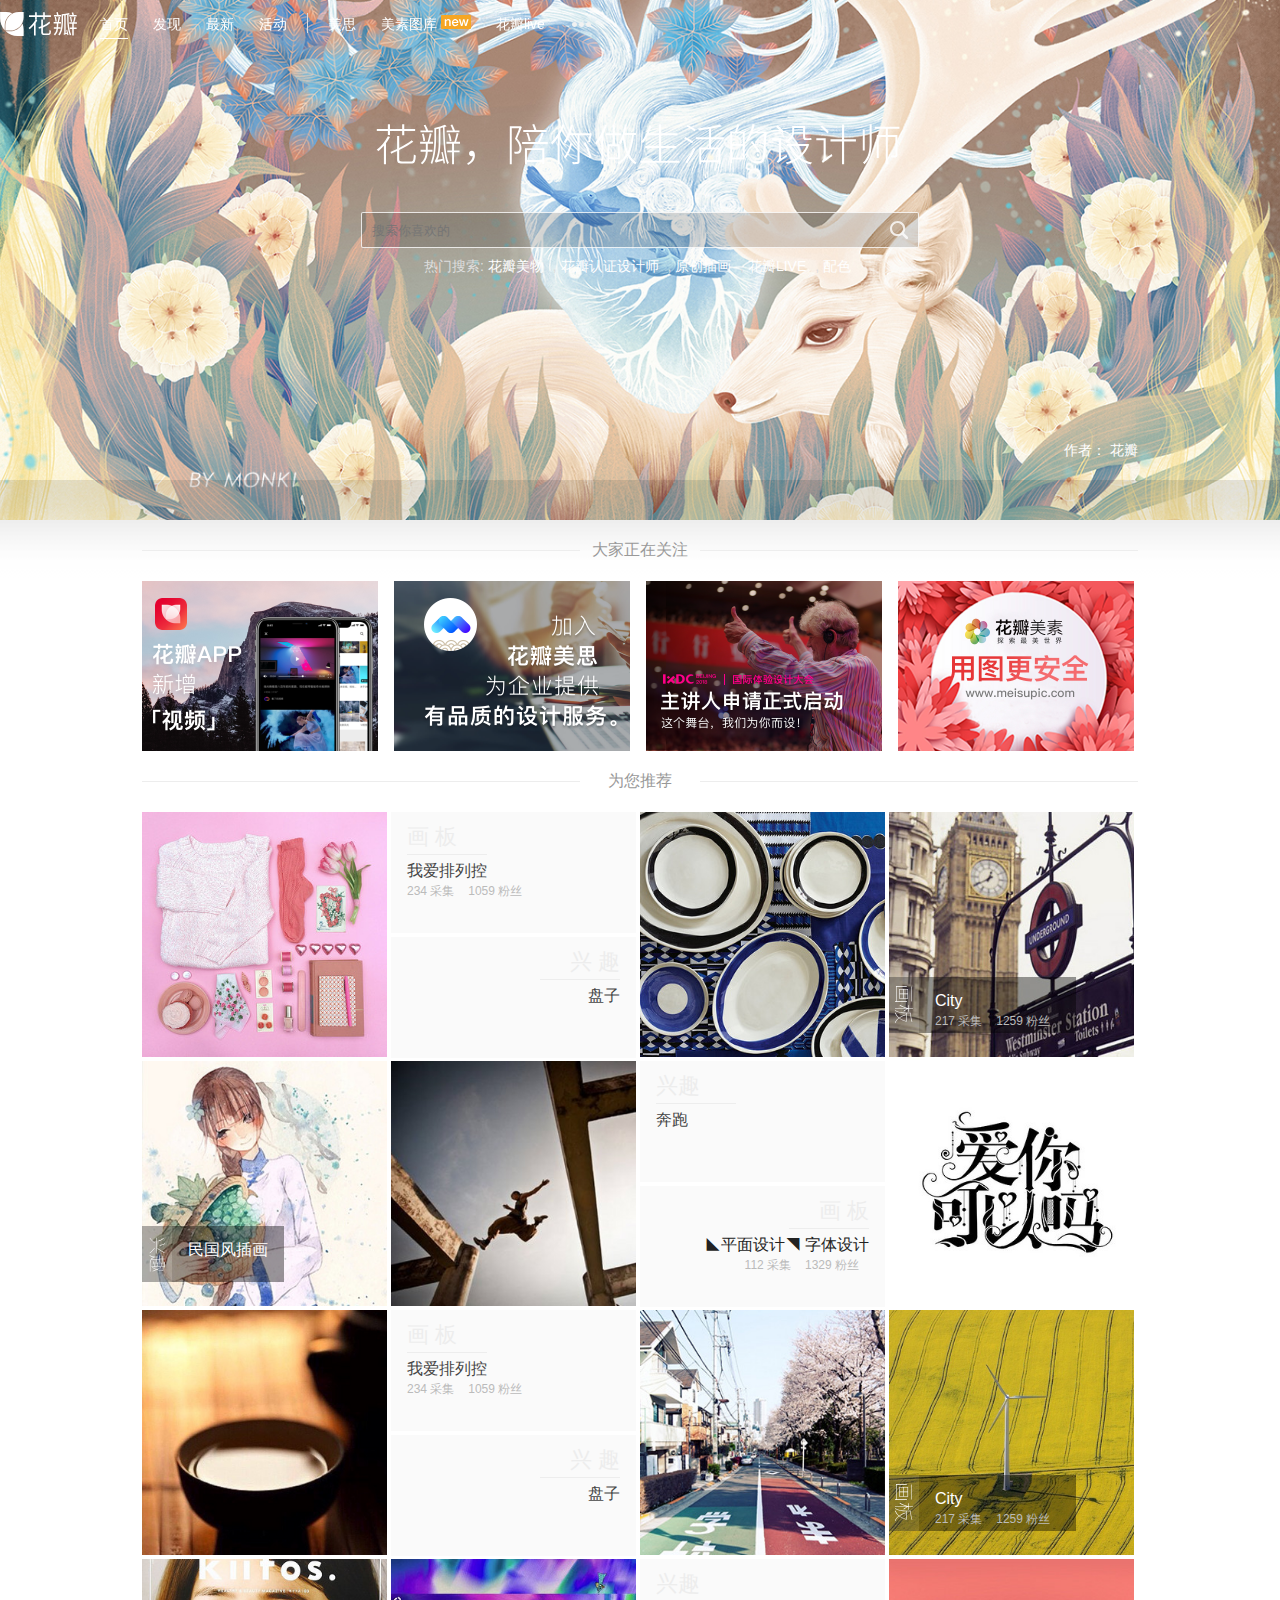
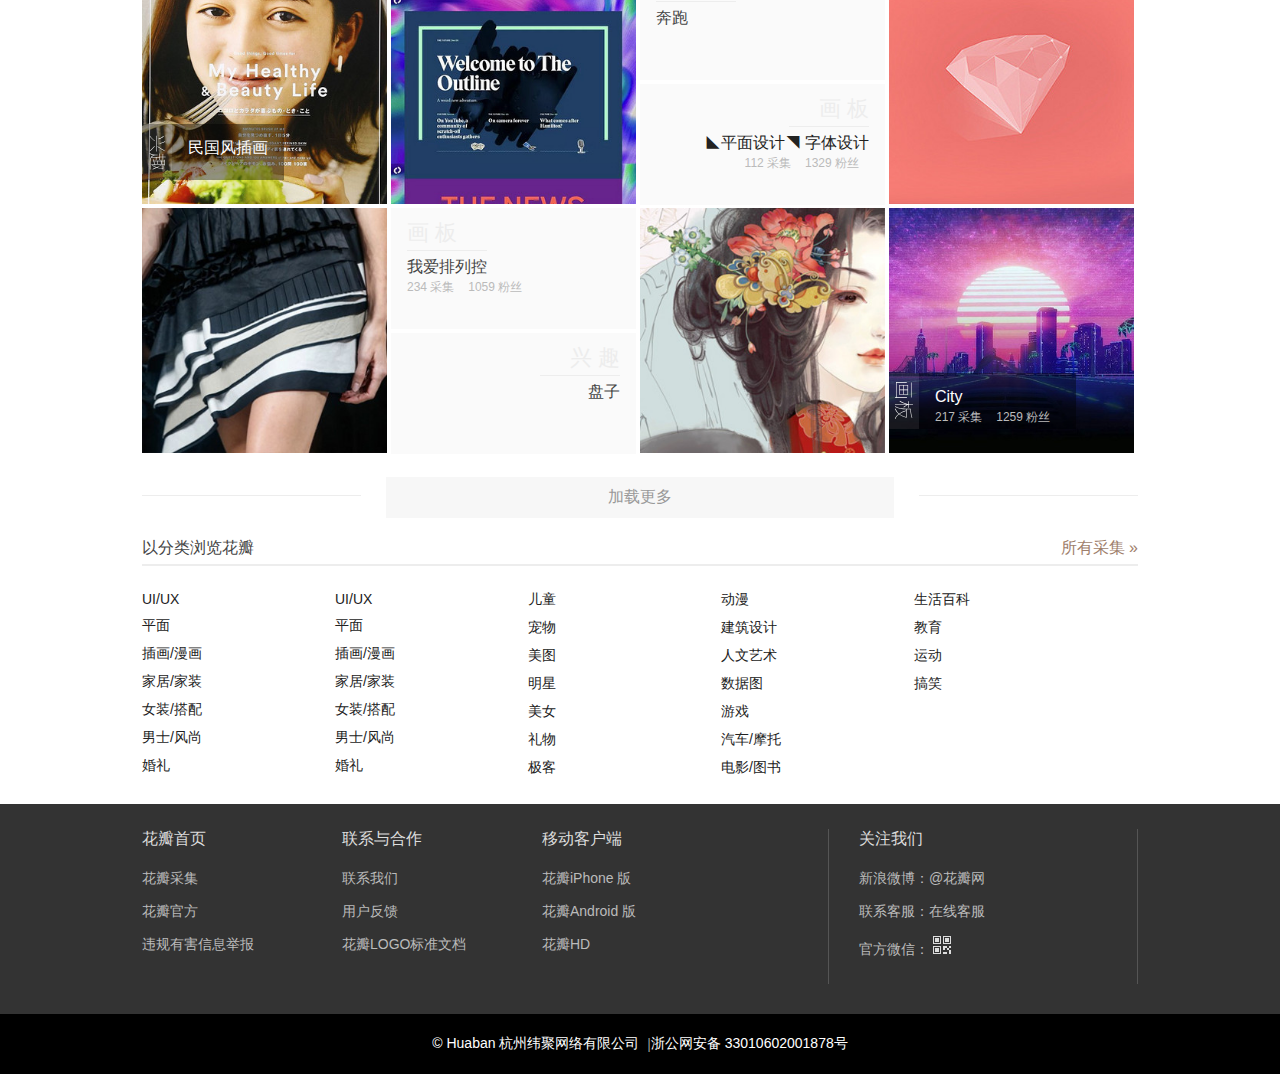
<file: example/huaban/index.html>
<!DOCTYPE html>
<html lang="en">

<head>
    <meta charset="UTF-8">
    <title>花瓣网-仿写</title>
    <link rel="stylesheet" href="./css/index.css">
</head>

<body>
    <div class="page">
        <div class="topbox">
            <div class="banner">
            </div>
            <div class="new-banner center">
                <div class="title"></div>
                <div class="search-box center">
                    <form action="#" method="get">
                        <input type="text" name="" id="" placeholder="搜索你喜欢的">
                        <a href="#" class="go"></a>
                    </form>
                    <div class="search-hint"></div>
                    <div class="hot-words">
                        <span>热门搜索: </span>
                        <a href="#">花瓣美物</a>
                        <span>,</span>
                        <a href="#">花瓣认证设计师</a>
                        <span>,</span>
                        <a href="#">原创插画</a>
                        <span>,</span>
                        <a href="#">花瓣LIVE</a>
                        <span>,</span>
                        <a href="#">配色</a>
                    </div>
                </div>
                <div class="author">
                    <div class="wrapper wrapper-996">
                        <span>作者：</span>
                        <a href="#">花瓣</a>
                    </div>

                </div>
            </div>
            <div class="mask"></div>
            <div id="header" class="top-menu center">
                <div class="leftpart">
                    <a href="/" id="huaban"></a>
                    <a href="#" class="active header-item">首页</a>
                    <a href="#" class="header-item">发现</a>
                    <a href="#" class="header-item">最新</a>
                    <a href="#" class="header-item">活动</a>
                    <a class="header-item cut-off"></a>
                    <a href="#" class="header-item">美思</a>
                    <a href="#" class="header-item">美素图库
                        <img src="./img/em-new.svg" alt="">
                    </a>
                    <a href="#" class="header-item">花瓣live

                    </a>
                    <div class="menu-nav">
                        <div class="header-main-menu">
                            <div class="top-module">
                                <a href="#" class="text app-link meia">教育</a>
                                <a href="#" class="text appl-link">移动应用</a>
                                <a href="#" class="text repin-link">采集工具</a>
                            </div>
                            <div class="middle-module clearfix">
                                <div class="col-1 col">
                                    <a href="" class="category-link">UI/UX</a>
                                    <a href="" class="category-link">平面</a>
                                    <a href="" class="category-link">漫画/插画</a>
                                    <a href="" class="category-link">家具/家装</a>
                                    <a href="" class="category-link">女装/搭配</a>
                                </div>
                                <div class="col-2 col">
                                    <a href="#" class="category-link">男士/风尚</a>
                                    <a href="#" class="category-link">婚礼</a>
                                    <a href="#" class="category-link">工业设计</a>
                                    <a href="#" class="category-link">摄影</a>
                                    <a href="#" class="category-link all-category-link">兴趣/生活 >></a>
                                </div>
                            </div>
                            <div class="bottom-module clearfix">
                                <div class="to-side"></div>
                                <div class="links">
                                    <a href="#">关于</a>
                                    <a href="#">反馈</a>
                                    <a href="#">博客</a>
                                </div>
                            </div>
                        </div>
                    </div>
                </div>
                <div class="rightpart">
                    <a href="" class="btn register">注册</a>
                    <a href="" class="btn login">登录</a>
                </div>
            </div>
        </div>
        <div class="wrapper-996 wrapper">
            <div class="recommend-line">
                <a>大家正在关注</a>
            </div>
            <div class="category-img-box explore-category-image-box" style="font-size:0px;">
                <a href="#" class="category-image">
                    <img src="./img/image1.png" alt="image1">
                </a>
                <a href="#" class="category-image">
                    <img src="./img/image2.png" alt="image2">
                </a>
                <a href="#" class="category-image">
                    <img src="./img/image3.png" alt="image3">
                </a>
                <a href="#" class="category-image">
                    <img src="./img/image4.jpg" alt="image4">
                </a>
            </div>
            <div class="recommend-line">
                <a>为您推荐</a>
            </div>
            <div class="recommend-content">
                <div class="recommend-container-row clearfix">
                    <div class="recommend-box">
                        <a href="#">
                            <img src="./img/image5.jpg" alt="">
                        </a>
                    </div>
                    <div class="recommend-box">
                        <div class="recommend-infobox">
                            <span>画 板</span>
                            <h2>我爱排列控</h2>
                            <p>
                                <span>234 采集</span>
                                <span>1059 粉丝</span>
                            </p>
                        </div>
                        <div class="recommend-infobox" style="text-align: right;">
                            <span>兴 趣</span>
                            <h2>盘子</h2>
                        </div>

                    </div>
                    <div class="recommend-box">
                        <a href="#">
                            <img src="./img/image6.jpg" alt="">
                        </a>
                    </div>
                    <div class="recommend-box">
                        <a href="#">
                            <img src="./img/image7.jpg" alt="">
                        </a>
                        <div class="recommend-infobox big">
                            <div class="recommend-data">

                            </div>
                            <h2>
                                <a href="#">City</a>
                            </h2>
                            <p>
                                <span>217 采集</span>
                                <span>1259 粉丝</span>
                            </p>

                        </div>
                    </div>


                </div>

                <div class="recommend-container-row clearfix">
                    <div class="recommend-box">
                        <a href="#">
                            <img src="./img/image8.jpg" alt="">
                        </a>
                        <div class="recommend-infobox explore">
                            <div class="recommend-data">

                            </div>
                            <h2>
                                <a href="#">民国风插画</a>
                            </h2>

                        </div>
                    </div>

                    <div class="recommend-box">
                        <a href="#">
                            <img src="./img/image9.png" alt="">
                        </a>
                    </div>
                    <div class="recommend-box">
                        <div class="recommend-infobox">
                            <span>兴趣</span>
                            <h2>奔跑</h2>

                        </div>
                        <div class="recommend-infobox" style="text-align: right;">
                            <span>画 板</span>
                            <h2>
                                <a href="#" style="color: #222;">◣平面设计◥ 字体设计</a>
                            </h2>
                            <p>
                                <span>112 采集</span>
                                <span>1329 粉丝</span>
                            </p>
                        </div>

                    </div>
                    <div class="recommend-box">
                        <a href="#">
                            <img src="./img/image9.jpg" alt="">
                        </a>
                    </div>
                </div>

                <div class="recommend-container-row clearfix">
                    <div class="recommend-box">
                        <a href="#">
                            <img src="./img/image10.png" alt="">
                        </a>
                    </div>
                    <div class="recommend-box">
                        <div class="recommend-infobox">
                            <span>画 板</span>
                            <h2>我爱排列控</h2>
                            <p>
                                <span>234 采集</span>
                                <span>1059 粉丝</span>
                            </p>
                        </div>
                        <div class="recommend-infobox" style="text-align: right;">
                            <span>兴 趣</span>
                            <h2>盘子</h2>
                        </div>

                    </div>
                    <div class="recommend-box">
                        <a href="#">
                            <img src="./img/image11.jpg" alt="">
                        </a>
                    </div>
                    <div class="recommend-box">
                        <a href="#">
                            <img src="./img/image12.png" alt="">
                        </a>
                        <div class="recommend-infobox big">
                            <div class="recommend-data">

                            </div>
                            <h2>
                                <a href="#">City</a>
                            </h2>
                            <p>
                                <span>217 采集</span>
                                <span>1259 粉丝</span>
                            </p>

                        </div>
                    </div>

                </div>

                <div class="recommend-container-row clearfix">
                    <div class="recommend-box">
                        <a href="#">
                            <img src="./img/image13.jpg" alt="">
                        </a>
                        <div class="recommend-infobox explore">
                            <div class="recommend-data">

                            </div>
                            <h2>
                                <a href="#">民国风插画</a>
                            </h2>

                        </div>
                    </div>

                    <div class="recommend-box">
                        <a href="#">
                            <img src="./img/image14.jpg" alt="">
                        </a>
                    </div>
                    <div class="recommend-box">
                        <div class="recommend-infobox">
                            <span>兴趣</span>
                            <h2>奔跑</h2>

                        </div>
                        <div class="recommend-infobox" style="text-align: right;">
                            <span>画 板</span>
                            <h2>
                                <a href="#" style="color: #222;">◣平面设计◥ 字体设计</a>
                            </h2>
                            <p>
                                <span>112 采集</span>
                                <span>1329 粉丝</span>
                            </p>
                        </div>

                    </div>
                    <div class="recommend-box">
                        <a href="#">
                            <img src="./img/image15.jpg" alt="">
                        </a>
                    </div>
                </div>

                <div class="recommend-container-row clearfix">
                    <div class="recommend-box">
                        <a href="#">
                            <img src="./img/image16.jpg" alt="">
                        </a>
                    </div>
                    <div class="recommend-box">
                        <div class="recommend-infobox">
                            <span>画 板</span>
                            <h2>我爱排列控</h2>
                            <p>
                                <span>234 采集</span>
                                <span>1059 粉丝</span>
                            </p>
                        </div>
                        <div class="recommend-infobox" style="text-align: right;">
                            <span>兴 趣</span>
                            <h2>盘子</h2>
                        </div>

                    </div>
                    <div class="recommend-box">
                        <a href="#">
                            <img src="./img/image17.jpg" alt="">
                        </a>
                    </div>
                    <div class="recommend-box">
                        <a href="#">
                            <img src="./img/image18.jpg" alt="">
                        </a>
                        <div class="recommend-infobox big">
                            <div class="recommend-data">

                            </div>
                            <h2>
                                <a href="#">City</a>
                            </h2>
                            <p>
                                <span>217 采集</span>
                                <span>1259 粉丝</span>
                            </p>

                        </div>
                    </div>

                </div>
            </div>
            <div class="get-more-line">
                <a href="#">加载更多</a>
            </div>
            <div class="new-index-category"></div>
        </div>

        <div class="wrapper wrapper-996">
            <div class="new-index-category">
                <div class="new-index-category-head clearfix">
                    <div class="title">以分类浏览花瓣</div>
                    <div class="all-pins">
                        <a href="#">所有采集 »</a>
                    </div>
                </div>

            </div>

            <div class="new-index-category-body clearfix">
                <ul class="new-index-category-group">
                    <li class="new-index-category-item">
                        <a href="#">UI/UX</a>
                    </li>
                    <li class="new-index-category-item">
                        <a href="#">平面</a>
                    </li>
                    <li class="new-index-category-item">
                        <a href="#">插画/漫画</a>
                    </li>
                    <li class="new-index-category-item">
                        <a href="#">家居/家装</a>
                    </li>
                    <li class="new-index-category-item">
                        <a href="#">女装/搭配</a>
                    </li>
                    <li class="new-index-category-item">
                        <a href="#">男士/风尚</a>
                    </li>

                    <li class="new-index-category-item">
                        <a href="#">婚礼</a>
                    </li>
                </ul>
                <ul class="new-index-category-group">
                    <li class="new-index-category-item">
                        <a href="#">UI/UX</a>
                    </li>
                    <li class="new-index-category-item">
                        <a href="#">平面</a>
                    </li>
                    <li class="new-index-category-item">
                        <a href="#">插画/漫画</a>
                    </li>
                    <li class="new-index-category-item">
                        <a href="#">家居/家装</a>
                    </li>
                    <li class="new-index-category-item">
                        <a href="#">女装/搭配</a>
                    </li>
                    <li class="new-index-category-item">
                        <a href="#">男士/风尚</a>
                    </li>

                    <li class="new-index-category-item">
                        <a href="#">婚礼</a>
                    </li>
                </ul>

                <ul class="new-index-category-group">
                    <li class="new-index-category-item">
                        <a href="#">儿童</a>
                    </li>
                    <li class="new-index-category-item">
                        <a href="#">宠物</a>
                    </li>
                    <li class="new-index-category-item">
                        <a href="#">美图</a>
                    </li>
                    <li class="new-index-category-item">
                        <a href="#">明星</a>
                    </li>
                    <li class="new-index-category-item">
                        <a href="#">美女</a>
                    </li>
                    <li class="new-index-category-item">
                        <a href="#">礼物</a>
                    </li>

                    <li class="new-index-category-item">
                        <a href="#">极客</a>
                    </li>
                </ul>
                <ul class="new-index-category-group">
                    <li class="new-index-category-item">
                        <a href="#">动漫</a>
                    </li>
                    <li class="new-index-category-item">
                        <a href="#">建筑设计</a>
                    </li>
                    <li class="new-index-category-item">
                        <a href="#">人文艺术</a>
                    </li>
                    <li class="new-index-category-item">
                        <a href="#">数据图</a>
                    </li>
                    <li class="new-index-category-item">
                        <a href="#">游戏</a>
                    </li>
                    <li class="new-index-category-item">
                        <a href="#">汽车/摩托</a>
                    </li>

                    <li class="new-index-category-item">
                        <a href="#">电影/图书</a>
                    </li>
                </ul>
                <ul class="new-index-category-group">
                    <li class="new-index-category-item">
                        <a href="#">生活百科</a>
                    </li>
                    <li class="new-index-category-item">
                        <a href="#">教育</a>
                    </li>
                    <li class="new-index-category-item">
                        <a href="#">运动</a>
                    </li>
                    <li class="new-index-category-item">
                        <a href="#">搞笑</a>
                    </li>
                </ul>

            </div>
        </div>

        <div class="index-footer">
            <div class="wrapper wrapper-996 clearfix">
                <div class="column">
                    <a href="#" class="title">花瓣首页</a>
                    <a href="#">花瓣采集</a>
                    <a href="#">花瓣官方</a>
                    <a href="#">违规有害信息举报</a>
                </div>
                <div class="column">
                    <a href="#" class="title">联系与合作</a>
                    <a href="#">联系我们</a>
                    <a href="#">用户反馈</a>
                    <a href="#">花瓣LOGO标准文档</a>
                </div>
                <div class="column">
                    <a href="#" class="title">移动客户端</a>
                    <a href="#">花瓣iPhone 版</a>
                    <a href="#">花瓣Android 版</a>
                    <a href="#">花瓣HD</a>
                </div>
                <div class="column followus">
                    <a href="#" class="title">关注我们</a>
                    <a href="#">新浪微博：@花瓣网</a>
                    <a href="#">联系客服：在线客服</a>
                    <a href="#">官方微信：

                        <img src="./img/about_footer_code.png" alt="" id="weixin">
                    </a>
                    <img src="./img/weixin_huaban.png" alt="" class="code" id="weixinbig">
                </div>
            </div>
            <div class="wrapper wrapper-996 bottom">
                <a href="#">© Huaban 杭州纬聚网络有限公司&nbsp;&nbsp;</a>
                <span>|</span>
                <a href="#">浙公网安备 33010602001878号</a>
            </div>
        </div>

    </div>
    <script>
        var imgWx = document.getElementById('weixin');
        var imgWxBig = document.getElementById('weixinbig')
        imgWx.onmouseover = function(){
            imgWxBig.style.display = 'block';
        }
        imgWx.onmouseleave = function(){
            imgWxBig.style.display = 'none';
        }

    </script>
</body>

</html>
</file>
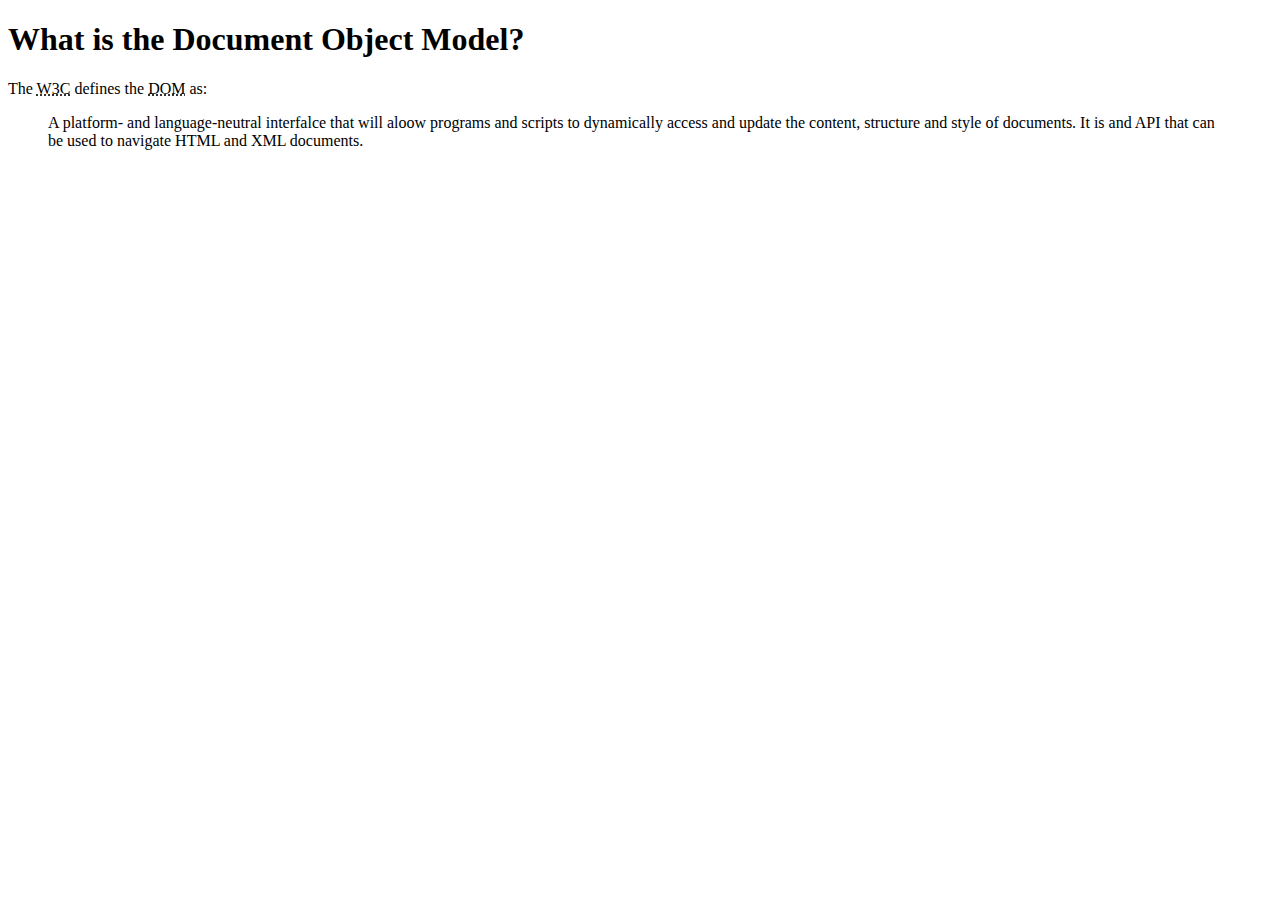
<file: example.html>
<!DOCTYPE html>
<html lang="en">
<head>
    <meta charset="UTF-8">
    <title>Explaining the Document Object Model</title>
</head>
<body>
    <h1>What is the Document Object Model?</h1>
    <p>The <abbr title="World Wide Web Consortim">W3C</abbr> defines the <abbr title="Document Object Model">DOM</abbr> as: </p>
    <blockquote cite="http://www.w3.org/DOM/">
        <p>A platform- and language-neutral interfalce that will aloow programs and scripts to dynamically access and update the content, structure and style of documents.
            It is and API that can be used to navigate HTML and XML documents.</p>
    </blockquote>
</body>
</html>
</file>
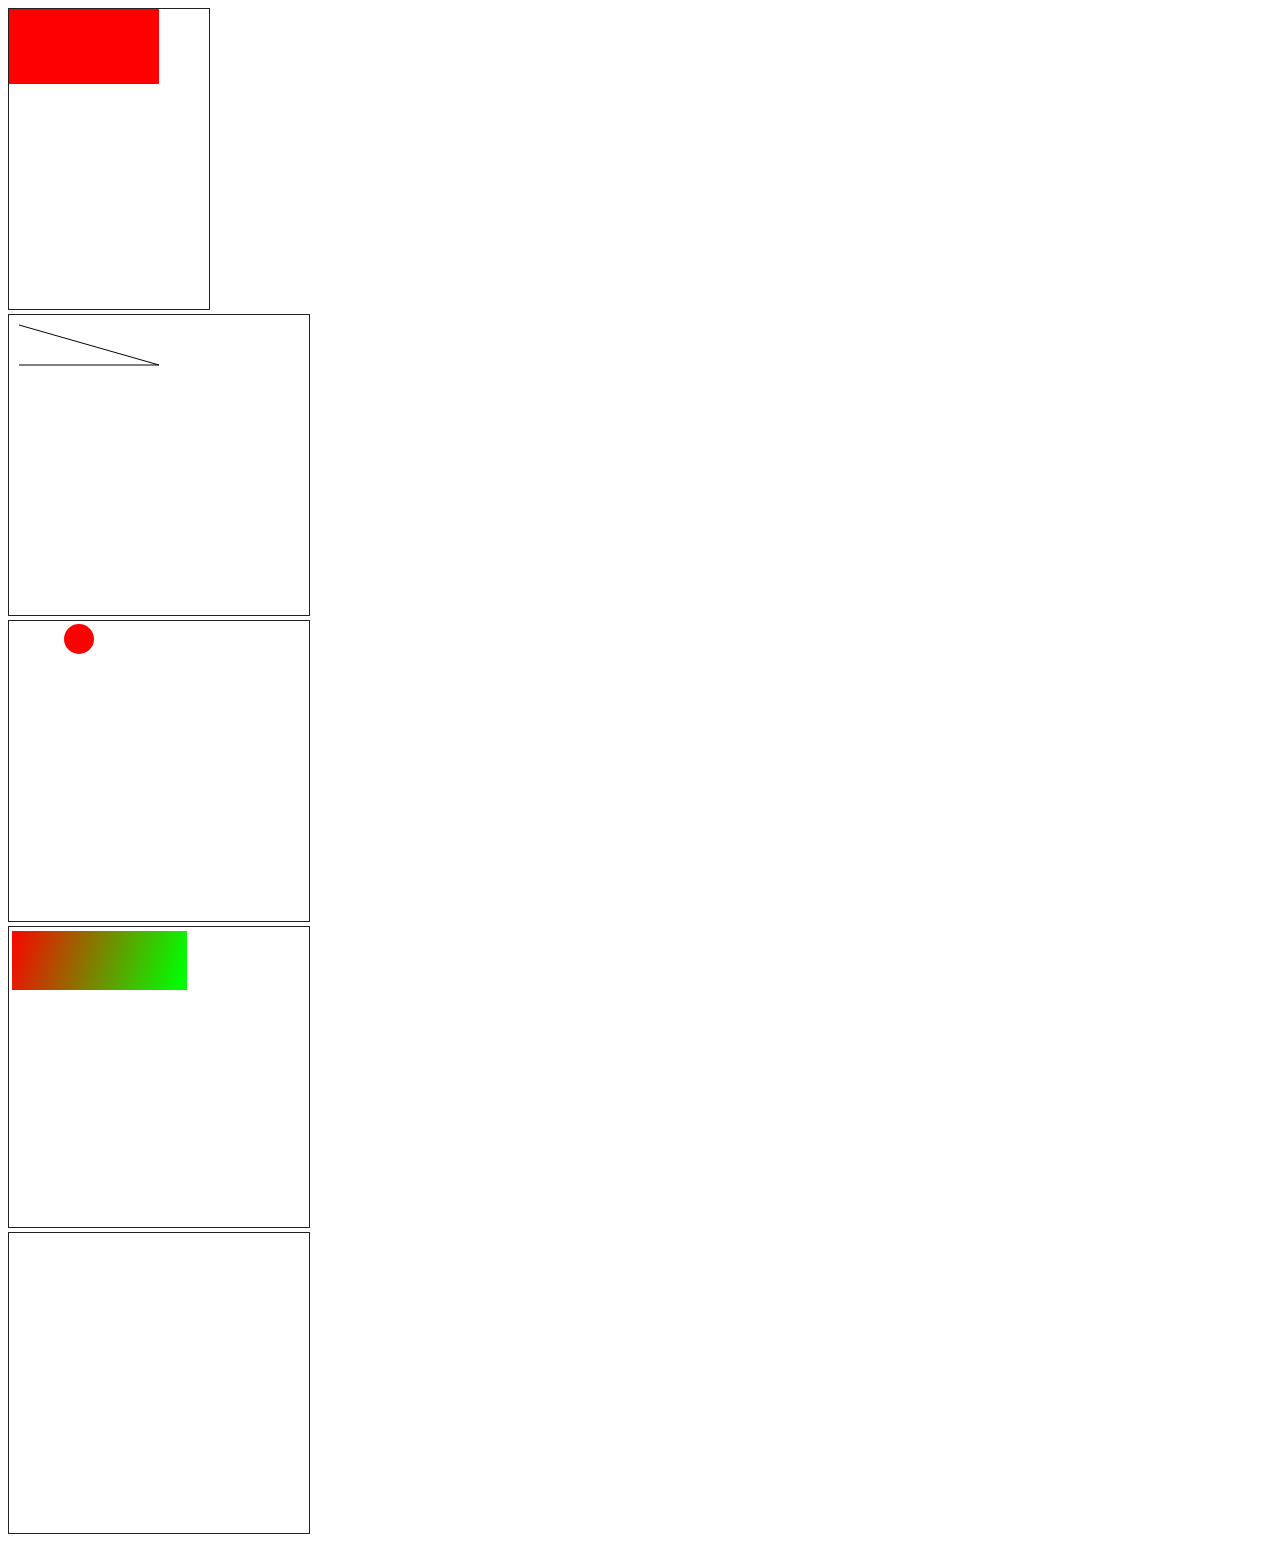
<file: W3C-H5/canvas.html>
<!DOCTYPE html>
<html lang="en">

<head>
    <meta charset="UTF-8">
    <meta name="viewport" content="width=device-width, initial-scale=1.0">
    <meta http-equiv="X-UA-Compatible" content="ie=edge">
    <title>Canvas</title>
    <style>
        canvas {
            border: 1px solid #222;
        }
    </style>
</head>

<body>
    <canvas id="myCanvas" width="200" height="300" style="border: 1px solid #222;">

    </canvas>
    <br>
    <canvas id="canvas2" width="300" height="300"></canvas>
    <br>
    <canvas id="canvas3" width="300" height="300"></canvas>
    <br>
    <canvas id="canvas4" width="300" height="300"></canvas>
    <br>
    <canvas id="canvas5" width="300" height="300"></canvas>
    <br>
    <script>
        var canvas = document.getElementById('myCanvas');
        var ctx = canvas.getContext('2d');
        ctx.fillStyle = '#FF0000';
        ctx.fillRect(0, 0, 150, 75);


        (function a() {
            var canvas = document.getElementById('canvas2')
            var ctx = canvas.getContext('2d')
            ctx.moveTo(10, 10)
            ctx.lineTo(150, 50)
            ctx.lineTo(10, 50)
            ctx.stroke()
        })();

        (function b() {
            var canvas = document.getElementById('canvas3')
            var ctx = canvas.getContext('2d')
            ctx.fillStyle = '#ff0000';
            ctx.beginPath()
            ctx.arc(70, 18, 15, 0, Math.PI * 2, true)
            ctx.closePath();
            ctx.fill()
        })();

        (function c() {
            var canvas = document.getElementById('canvas4')
            var ctx = canvas.getContext('2d')
            var grd = ctx.createLinearGradient(0, 0, 175, 50)
            grd.addColorStop(0, '#FF0000')
            grd.addColorStop(1, '#00FF00')
            ctx.fillStyle = grd;
            ctx.fillRect(3, 4, 175, 59)
        })();

        (function d() {
    
            var c = document.getElementById("canvas5");
            var cxt = c.getContext("2d");
            var img = new Image()
            img.src = "http://www.w3school.com.cn/i/ct_html5_canvas_image.gif"
            cxt.drawImage(img, 0, 0);
            console.log('img')
            // ?
        })();
    </script>
</body>

</html>
</file>
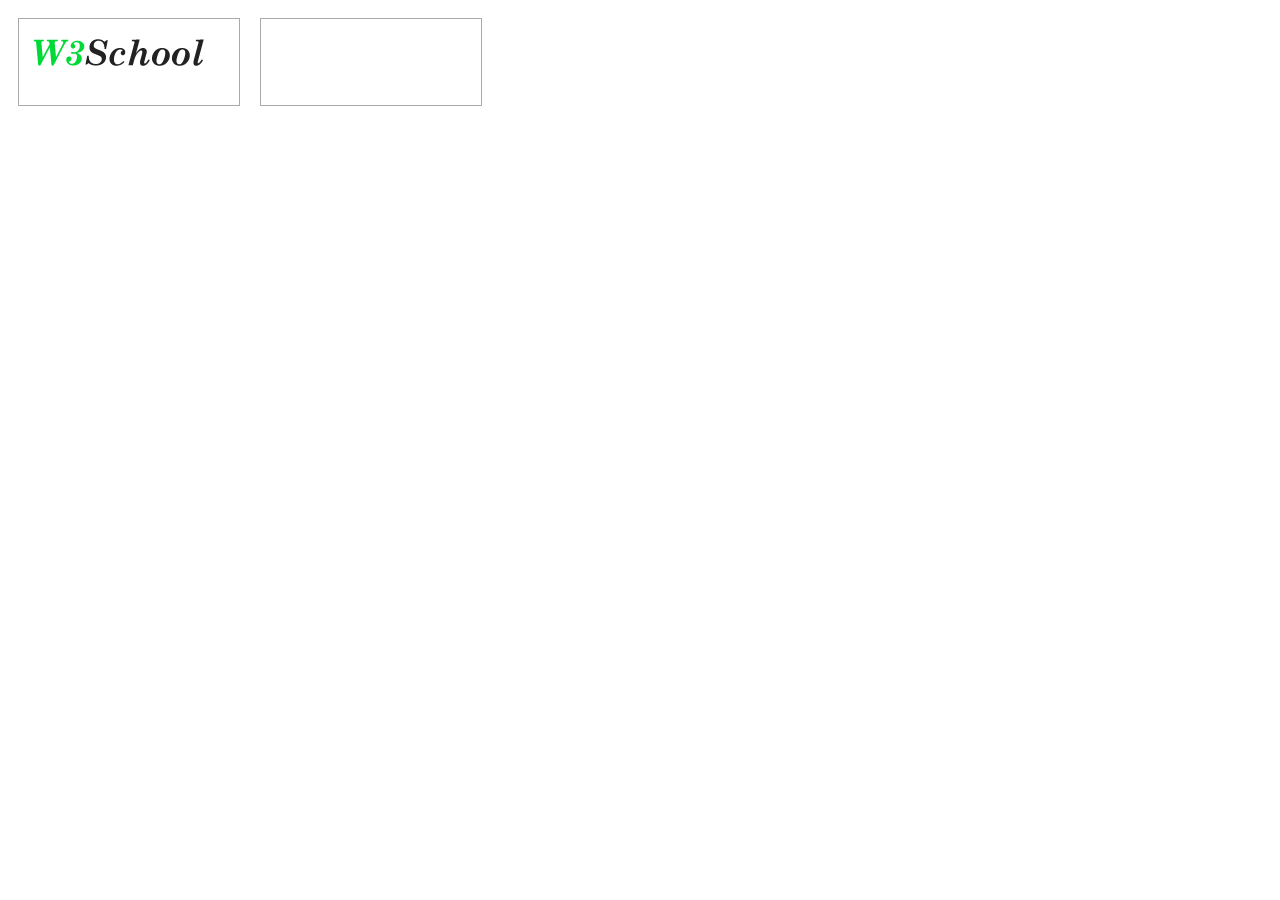
<file: W3C-H5/drop-img.html>
<!DOCTYPE html>
<html lang="en">

<head>
    <meta charset="UTF-8">
    <meta name="viewport" content="width=device-width, initial-scale=1.0">
    <meta http-equiv="X-UA-Compatible" content="ie=edge">
    <title>图像拖拽</title>
    <style>
        #div1,
        #div2 {
            float: left;
            width: 200px;
            height: 66px;
            margin: 10px;
            padding: 10px;
            border: 1px solid #aaaaaa;
        }
    </style>
</head>

<body>
    <div id="div1" ondrop="drop(event)" ondragover="allowDrop(event)">
        <img src="./assets/eg_dragdrop_w3school.gif" alt="" draggable="true" ondragstart="drag(event)" id="img1">
    </div>

    <div id="div2" draggable="true" ondrop="drop(event)" ondragover="allowDrop(event)"></div>
    <script>
        function allowDrop(event) {
            event.preventDefault()
        }

       
        function drag(event){
            event.dataTransfer.setData('Text', event.target.id)
            console.log('--drag--' + event.target.id)
        }
        
        function drop(event){
            event.preventDefault();
            var data = event.dataTransfer.getData('Text');
            console.log('drop ' + data);
            event.target.appendChild(document.getElementById(data));
        }
    </script>
</body>

</html>
</file>
<file: example/huaban/css/index.css>
* {
    padding: 0;
    margin: 0;
    /* box-sizing: border-box; */
}

body {
    font-family: "helvetica neue", arial, sans-serif;
    font-size: 14px;
    color: #444;
    overflow-x: hidden;
}

a {
    text-decoration: none;
    outline: 0;
    color: #222;
}

.clearfix::after {
    clear: both;
    display: table;
    content: "";
}

.clearfix:befor {
    clear: both;
    display: table;
    content: "";
}

.center {
    margin: 0 auto;
}

.page {
    min-width: 1024px;
}

.topbox {
    width: 100%;
    height: 520px;
    position: relative;
}

#header {
    position: fixed;
    top: 0;
    left: 0;
    right: 0;
    height: 48px;
    z-index: 998;
}

.top-menu {
    width: 1512px;
}

/*  background-position: center 0;  
    background-size: cover;   
*/

.topbox .banner {
    background-image: url('../img/banner1.jpg');
    background-position: center 0px;
    background-repeat: no-repeat;
    background-size: cover;
    position: absolute;
    top: 0;
    left: 0;
    bottom: 0;
    right: 0;
    width: 100%;
    height: 100%;
    opacity: 1;
    z-index: -1;
}

.topbox .mask {
    background: url('../img/head_top_mask.png') repeat-x;
    width: 100%;
    height: 100px;
    position: absolute;
    opacity: .5;
}

.leftpart {
    float: left;
    margin-top: 10px;
}

.rightpart {
    float: right;
    margin-top: 10px;
}

.leftpart .i-menu {
    display: inline-block;
    width: 20px;
    background: url('../img/menu_sprite.svg') -50px -558px no-repeat;
}

.leftpart .header-item {
    color: white;
    line-height: 28px;
    position: relative;
    margin-right: 25px;
    cursor: pointer;
    float: left;
}

.leftpart .header-item.active {
    border-bottom: 1px solid white;
}

.leftpart .header-item:hover {
    border-bottom: 1px solid white;
}

.header-item.cut-off {
    display: inline-block;
    background-color: #ddd;
    width: 1px;
    height: 20px;
    margin: 2.5px 20px 2.5px -5px;
}

#huaban {
    width: 80px;
    height: 28px;
    float: left;
    margin-right: 20px;
    background-image: url('../img/logo_wt.svg');
    background-repeat: no-repeat;
}

.rightpart .btn {
    display: inline-block;
    width: 50px;
    height: 32px;
    color: white;
    border-radius: 3px;
    text-align: center;
    line-height: 34px;
    margin-right: 10px;
}

.btn.register {
    background-color: rgb(155, 38, 26);
    border: 1px solid rgb(155, 38, 26);
}

.btn.login {
    background-color: transparent;
    border: 1px solid white;
}

.menu-nav {
    background: url('../img/menu_sprite.svg') -50px -558px no-repeat;
    position: relative;
    float: left;
    margin-right: 20px;
    width: 24px;
    height: 28px;
    cursor: pointer;
}

.menu-nav:hover .header-main-menu {
    display: block;
}

.header-main-menu:hover {
    display: block;
}

.header-main-menu {
    background-color: white;
    box-shadow: 0 1px 6px rgba(0, 0, 0, .2);
    position: absolute;
    width: 270px;
    top: 40px;
    padding: 20px 20px 0;
    text-align: left;
    cursor: default;
    display: none;
    left: -128px;
}

.header-main-menu::before {
    content: "";
    position: absolute;
    bottom: 100%;
    left: 50%;
    border-width: 10px;
    margin-left: -25px;
    border-style: solid;
    border-color: transparent transparent white transparent;
}

.top-module .text {
    display: inline-block;
    font-size: 16px;
    color: #222;
    font-weight: 700;
    width: 90px;
}

.top-module .repin-link {
    text-align: right;
}

.top-module {
    margin-bottom: 15px;
    padding-bottom: 15px;
    border-bottom: 1px solid #DDD;
    font-size: 0px;
}

.col {
    float: left;
}

.col-1 {
    width: 120px;
}

.col-2 {
    width: 150px;
}

.middle-module .all-category-link {
    font-weight: 700;
}

.middle-module .category-link {
    display: block;
    line-height: 28px;
    color: #222;
}

.middle-module {
    margin-bottom: 8px;
    padding-bottom: 15px;
    border-bottom: 1px solid #ddd;
}

.bottom-module {
    height: 36px;
}

.bottom-module .to-side {
    float: left;
    height: 26px;
    width: 26px;
    background: url('../img/menu_sprite.svg') 7px -302px no-repeat;
    border: 1px solid #ededed;
    cursor: pointer;
}

.bottom-module .links {
    float: right;
    height: 26px;
    line-height: 26px;
}

.links>a {
    margin: 0 8px;
    color: #999;
}

/* banner中的标题 搜索框 和 作者信息 */

.new-banner {
    position: relative;
    height: 480px;
    overflow: hidden;
}

.new-banner .title {
    margin: 118px auto 40px;
    width: 540px;
    height: 54px;
    background: url('../img/head_title.svg') no-repeat;
}

.search-box input {
    padding: 0 10px;
    width: 536px;
    height: 34px;
    border: 1px solid rgba(255, 255, 255, 0.8);
    border-radius: 2px;
    color: #fff;
    background-color: rgba(0, 0, 0, .15);
    outline: none;
}

.search-box form {
    display: inline-block;
    position: relative;
}

.search-box input:hover {
    background-color: rgba(0, 0, 0, .25);
}

/* 查查form input是什么元素 */

.search-box {
    text-align: center;
}

/* 要学习一下svg和 background-position */

.search-box .go {
    position: absolute;
    display: block;
    top: 0;
    right: 0;
    width: 40px;
    height: 36px;
    background: url('../img/icon_search.svg') 9px 7px no-repeat;
    cursor: pointer;
}

.hot-words {
    margin-top: 10px;
    color: #ddd;
}

.hot-words>a {
    display: inline-block;
    padding-right: 5px;
    color: #fff;
    cursor: pointer;
}

.new-banner .author {
    position: absolute;
    left: 0;
    bottom: 20px;
    width: 100%;
    text-align: right;
}

.wrapper {
    position: relative;
    margin: 0 auto;
    border: 0;
}

.wrapper-996 {
    width: 996px;
}

.new-banner .author span,
a {
    color: #fff;
}

/* 关注和推荐区 */

.recommend-line,
.get-more-line {
    position: relative;
    padding: 20px 0;
    text-align: center;
}

.recommend-line>a,
.get-more-line>a {
    display: inline-block;
    font-size: 16px;
    color: #999;
}

.recommend-line::before {
    position: absolute;
    content: "";
    border-top: 1px solid #ededed;
    width: 44%;
    top: 30px;
    left: 0;
}

.recommend-line::after {
    position: absolute;
    content: "";
    top: 30px;
    right: 0;
    width: 44%;
    border-top: 1px solid #ededed;
}

/* 疑惑 */

.category-img-box {
    margin: 0px -16px 0 0;
    overflow: hidden;
}

.category-img-box .category-image {
    position: relative;
    display: block;
    float: left;
    margin-right: 16px;
    width: 236px;
    height: 170px;
    border-radius: 4px;
}

.category-image img {
    width: 100%;
    border: 0;
}

/* 为您推荐 */

.recommend-container-row {
    margin-bottom: 4px;
}

.recommend-box {
    position: relative;
    float: left;
    width: 245px;
    height: 245px;
    margin-right: 4px;
}

.recommend-box>a>img {
    width: 100%;
    height: 100%;
}

.recommend-infobox {
    position: relative;
    margin-bottom: 4px;
    box-sizing: border-box;
    padding: 10px 16px;
    width: 100%;
    height: 121px;
    background-color: #fafafa;
}

.recommend-infobox>span {
    color: #ededed;
    font-size: 22px;
    padding-bottom: 2px;
    width: 80px;
    display: inline-block;
    border-bottom: 1px solid #ededed;
}

.recommend-infobox>h2 {
    font-size: 16px;
    font-weight: 400;
    line-height: 22px;
    padding: 0;
    margin-top: 5px;
}

.recommend-infobox p>span {
    font-size: 12px;
    color: #bbb;
    margin-right: 10px;
}

.recommend-infobox.big {
    display: block;
    position: absolute;
    left: 30px;
    bottom: 20px;
    background: rgba(0, 0, 0, 0.4);
    width: auto;
    height: 56px;
    padding: 8px 16px;
}

.recommend-infobox>h2>a {
    color: #fff;
}

.recommend-data {
    position: absolute;
    left: -30px;
    width: 30px;
    height: 56px;
    padding: 0;
    top: 0;
    border: 0 none;
    /* ???? */
    background-color: rgba(50, 50, 50, .4);
    text-indent: -999em;
}

.big .recommend-data {
    background-image: url('../img/box_title_sprite.svg');
    background-position: -236px 7px;
    background-repeat: no-repeat;
}

.explore .recommend-data {
    background-image: url('../img/box_title_sprite.svg');
    background-position: -231px -67px;
    background-repeat: no-repeat;
}

.recommend-infobox.explore {
    display: block;
    position: absolute;
    left: 30px;
    bottom: 20px;
    background: rgba(0, 0, 0, 0.4);
    width: auto;
    height: 56px;
    padding: 8px 16px;
}

.get-more-line>a {
    padding: 10px;
    width: 49%;
    background-color: #f7f7f7;
}

.get-more-line::before {
    border-top: 1px solid #ededed;
    position: absolute;
    top: 38px;
    left: 0;
    content: "";
    width: 22%;
}

.get-more-line::after {
    border-top: 1px solid #ededed;
    position: absolute;
    top: 38px;
    right: 0;
    content: "";
    width: 22%;
}

/* 分类浏览花瓣 */

.new-index-category-head {
    margin-bottom: 20px;
    padding-bottom: 5px;
    border-bottom: 2px solid #ededed;
}

.new-index-category-head .title {
    float: left;
    font-size: 16px;
}

.new-index-category-head .all-pins {
    float: right;
    font-size: 16px;
}

.all-pins>a {
    color: #9E7E6B;
}

.new-index-category-body {
    margin-bottom: 22px;
}

.new-index-category-group {
    width: 193px;
    float: left;
}

.new-index-category-group .new-index-category-item {
    padding: 5px 0;
    display: block;
}

.new-index-category-item > a{
    color:#222;
}

/* 底部footer */

.index-footer{
    background: #333;
    padding: 25px 0 0;
}

.index-footer .column{
    width: 200px;
    float: left;
}

.index-footer .column a{
     color: #bbb;
     display: block;
     padding-bottom: 15px;
}

.index-footer .column a.title{
    font-size: 16px;
    color: #ddd;
    padding-bottom: 20px;
}
.index-footer .followus{
    float: right;
    border: 1px solid #555;
    border-width: 0 1px;
    padding-left: 30px;
    padding-right: 30px;
    padding-bottom: 10px;
    width: 248px;
}

.wrapper.wrapper-996.bottom{
    background-color: #000;
    color: #999;
    margin-top: 30px;
    height: 60px;
    display: flex;
    flex-direction: row;
    justify-content: center;
    align-items: center;
    width: 100%;
}

.code{
    display: none;
    position: absolute;
    right: 20px;
    bottom: 15px;
}
</file>
